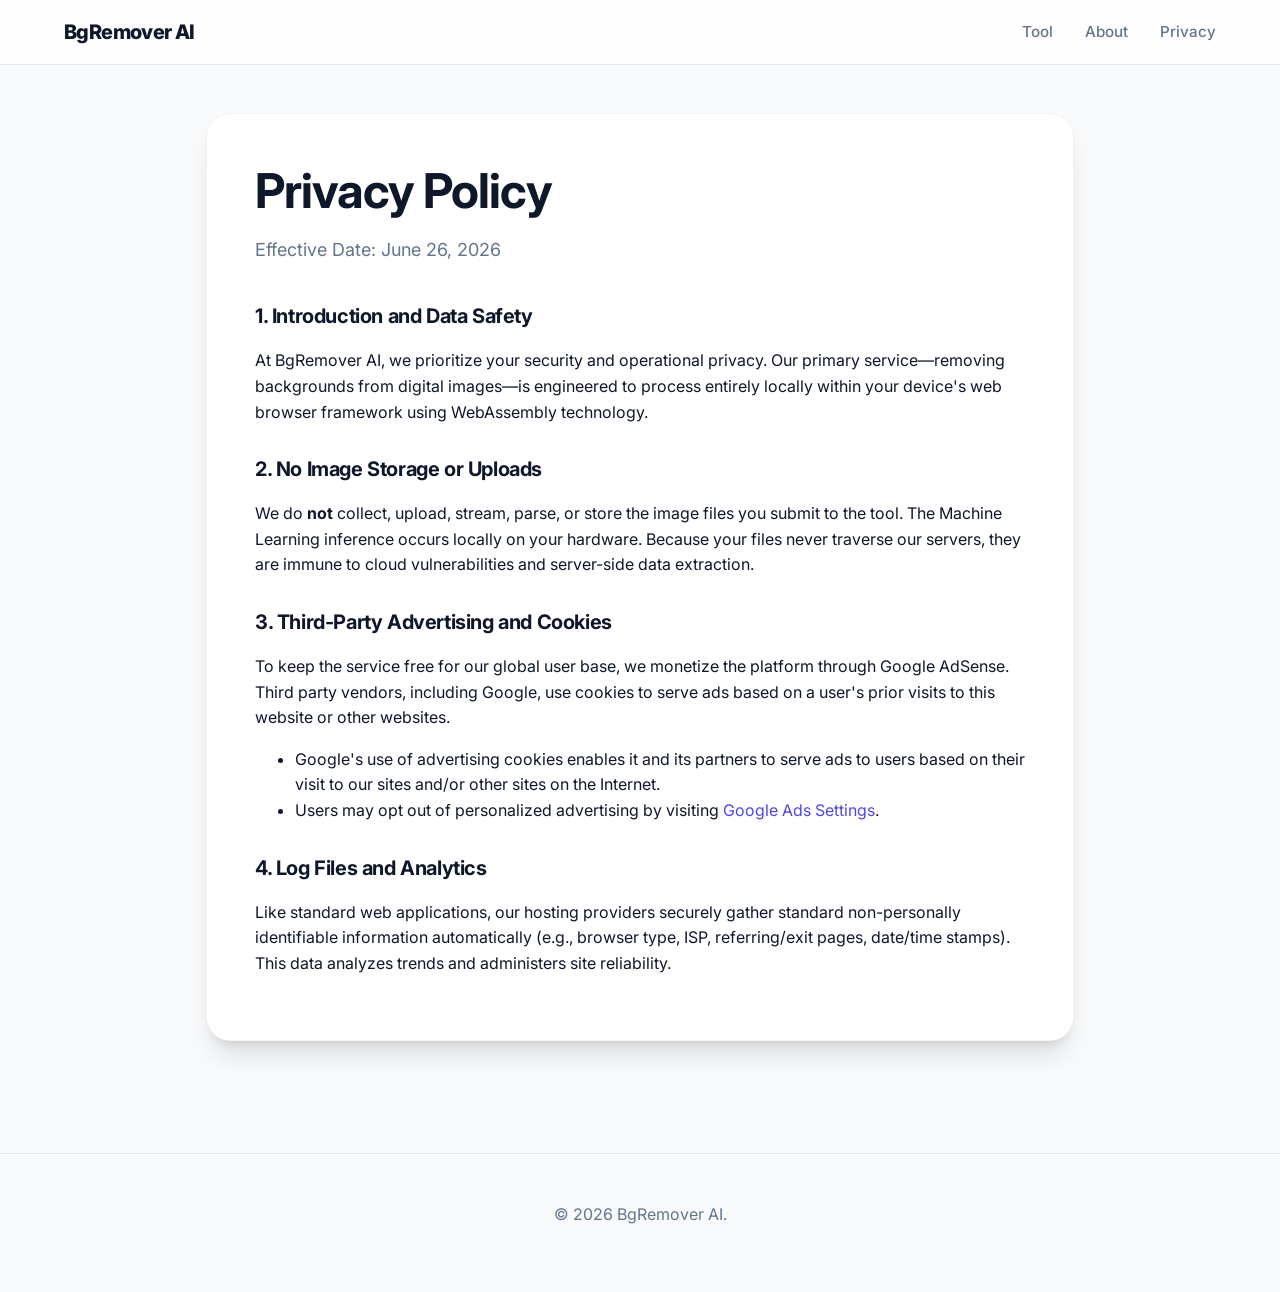
<file: privacy.html>
<!DOCTYPE html>
<html lang="en">
<head>
    <meta charset="UTF-8">
    <meta name="viewport" content="width=device-width, initial-scale=1.0">
    <title>Privacy Policy | BgRemover AI</title>
    <meta name="robots" content="noindex, follow"> <!-- Policies generally shouldn't rank over core tools -->
    <link rel="stylesheet" href="style.css">
</head>
<body>

    <header class="nav-header">
        <div class="nav-container">
            <a href="index.html" class="logo">BgRemover AI</a>
            <ul class="nav-links">
                <li><a href="index.html">Tool</a></li>
                <li><a href="about.html">About</a></li>
                <li><a href="privacy.html">Privacy</a></li>
            </ul>
        </div>
    </header>

    <main class="main-container">
        <article class="app-surface" style="text-align: left; padding: calc(var(--spacing-base) * 6);">
            <h1 style="text-align: left;">Privacy Policy</h1>
            <p class="app-subtitle" style="margin-left: 0; max-width: 100%;">Effective Date: June 26, 2026</p>
            
            <div class="seo-article" style="border-top: none; padding-top: 0; margin-top: calc(var(--spacing-base) * 4);">
                <h3>1. Introduction and Data Safety</h3>
                <p>At BgRemover AI, we prioritize your security and operational privacy. Our primary service—removing backgrounds from digital images—is engineered to process entirely locally within your device's web browser framework using WebAssembly technology.</p>
                
                <h3>2. No Image Storage or Uploads</h3>
                <p>We do <strong>not</strong> collect, upload, stream, parse, or store the image files you submit to the tool. The Machine Learning inference occurs locally on your hardware. Because your files never traverse our servers, they are immune to cloud vulnerabilities and server-side data extraction.</p>
                
                <h3>3. Third-Party Advertising and Cookies</h3>
                <p>To keep the service free for our global user base, we monetize the platform through Google AdSense. Third party vendors, including Google, use cookies to serve ads based on a user's prior visits to this website or other websites.</p>
                <ul>
                    <li>Google's use of advertising cookies enables it and its partners to serve ads to users based on their visit to our sites and/or other sites on the Internet.</li>
                    <li>Users may opt out of personalized advertising by visiting <a href="https://myadcenter.google.com/" target="_blank" rel="noopener">Google Ads Settings</a>.</li>
                </ul>

                <h3>4. Log Files and Analytics</h3>
                <p>Like standard web applications, our hosting providers securely gather standard non-personally identifiable information automatically (e.g., browser type, ISP, referring/exit pages, date/time stamps). This data analyzes trends and administers site reliability.</p>
            </div>
        </article>
    </main>

    <footer class="footer">
        <p>&copy; 2026 BgRemover AI.</p>
    </footer>
</body>
</html>
</file>
<file: style.css>
/* ==========================================================================
   CSS Variables & Design System (Linear / Vercel Inspired)
   ========================================================================== */
   @import url('https://fonts.googleapis.com/css2?family=Inter:wght@400;500;600;700;800&display=swap');

   :root {
       --color-bg-base: #f8fafc;
       --color-bg-surface: #ffffff;
       --color-bg-secondary: #f1f5f9;
       --color-text-primary: #0f172a;
       --color-text-secondary: #64748b;
       --color-brand: #4f46e5;
       --color-brand-hover: #4338ca;
       --color-success: #10b981;
       --color-error: #ef4444;
       --color-border: #e2e8f0;
       
       --shadow-sm: 0 1px 2px 0 rgb(0 0 0 / 0.05);
       --shadow-md: 0 4px 6px -1px rgb(0 0 0 / 0.1), 0 2px 4px -2px rgb(0 0 0 / 0.1);
       --shadow-xl: 0 20px 25px -5px rgb(0 0 0 / 0.1), 0 8px 10px -6px rgb(0 0 0 / 0.1);
       
       --radius-md: 8px;
       --radius-lg: 16px;
       --radius-xl: 24px;
       
       --spacing-base: 8px;
       --transition-fast: 150ms cubic-bezier(0.4, 0, 0.2, 1);
       --transition-smooth: 300ms cubic-bezier(0.16, 1, 0.3, 1);
   }
   
   /* ==========================================================================
      Global Resets & Typography
      ========================================================================== */
   *, *::before, *::after { box-sizing: border-box; }
   
   body {
       margin: 0;
       font-family: 'Inter', -apple-system, sans-serif;
       background-color: var(--color-bg-base);
       color: var(--color-text-primary);
       line-height: 1.6;
       -webkit-font-smoothing: antialiased;
       -moz-osx-font-smoothing: grayscale;
   }
   
   h1, h2, h3, h4 { margin-top: 0; line-height: 1.2; letter-spacing: -0.02em; }
   p { margin-top: 0; margin-bottom: calc(var(--spacing-base) * 2); }
   a { color: var(--color-brand); text-decoration: none; transition: color var(--transition-fast); }
   a:hover { color: var(--color-brand-hover); }
   
   /* ==========================================================================
      Layout Components
      ========================================================================== */
   .nav-header {
       background: rgba(255, 255, 255, 0.8);
       backdrop-filter: blur(12px);
       -webkit-backdrop-filter: blur(12px);
       position: sticky;
       top: 0;
       z-index: 100;
       border-bottom: 1px solid var(--color-border);
   }
   
   .nav-container {
       max-width: 1200px;
       margin: 0 auto;
       padding: calc(var(--spacing-base) * 2) calc(var(--spacing-base) * 3);
       display: flex;
       justify-content: space-between;
       align-items: center;
   }
   
   .logo { font-size: 1.25rem; font-weight: 800; color: var(--color-text-primary); letter-spacing: -0.03em; }
   .nav-links { display: flex; gap: calc(var(--spacing-base) * 4); list-style: none; margin: 0; padding: 0; }
   .nav-links a { color: var(--color-text-secondary); font-weight: 500; font-size: 0.95rem; }
   .nav-links a:hover { color: var(--color-text-primary); }
   
   .main-container {
       max-width: 900px;
       margin: 0 auto;
       padding: calc(var(--spacing-base) * 6) calc(var(--spacing-base) * 2);
   }
   
   /* ==========================================================================
      App & Upload Interface
      ========================================================================== */
   .app-surface {
       background: var(--color-bg-surface);
       border-radius: var(--radius-xl);
       box-shadow: var(--shadow-xl);
       padding: calc(var(--spacing-base) * 6);
       text-align: center;
       border: 1px solid rgba(0,0,0,0.05);
   }
   
   .app-surface h1 { font-size: clamp(2rem, 5vw, 3rem); margin-bottom: calc(var(--spacing-base) * 2); }
   .app-subtitle { font-size: 1.125rem; color: var(--color-text-secondary); max-width: 600px; margin: 0 auto calc(var(--spacing-base) * 5); }
   
   .dropzone {
       border: 2px dashed var(--color-border);
       border-radius: var(--radius-lg);
       padding: calc(var(--spacing-base) * 8) calc(var(--spacing-base) * 3);
       background: var(--color-bg-secondary);
       cursor: pointer;
       transition: all var(--transition-smooth);
       position: relative;
       overflow: hidden;
   }
   
   .dropzone:hover, .dropzone.drag-active {
       border-color: var(--color-brand);
       background: rgba(79, 70, 229, 0.04);
       transform: translateY(-2px);
   }
   
   .dropzone-icon {
       width: 48px;
       height: 48px;
       margin-bottom: calc(var(--spacing-base) * 2);
       color: var(--color-text-secondary);
       transition: color var(--transition-fast);
   }
   .dropzone:hover .dropzone-icon { color: var(--color-brand); }
   .dropzone-text { font-size: 1.125rem; font-weight: 600; color: var(--color-text-primary); }
   .dropzone-hint { font-size: 0.875rem; color: var(--color-text-secondary); margin-top: calc(var(--spacing-base) * 1); }
   
   /* Hidden Native File Input */
   .sr-only {
       position: absolute; width: 1px; height: 1px; padding: 0; margin: -1px;
       overflow: hidden; clip: rect(0, 0, 0, 0); white-space: nowrap; border-width: 0;
   }
   
   /* ==========================================================================
      State Management UI (Loading, Error, Results)
      ========================================================================== */
   .ui-state { display: none; opacity: 0; animation: fadeIn var(--transition-smooth) forwards; }
   .ui-state.is-active { display: block; }
   
   @keyframes fadeIn { from { opacity: 0; transform: translateY(10px); } to { opacity: 1; transform: translateY(0); } }
   
   .loading-state { padding: calc(var(--spacing-base) * 4) 0; }
   .spinner {
       width: 32px; height: 32px; border: 3px solid var(--color-bg-secondary);
       border-top-color: var(--color-brand); border-radius: 50%;
       animation: spin 1s linear infinite; margin: 0 auto calc(var(--spacing-base) * 2);
   }
   @keyframes spin { to { transform: rotate(360deg); } }
   
   .error-banner {
       background: #fef2f2; border-left: 4px solid var(--color-error);
       padding: calc(var(--spacing-base) * 2); border-radius: var(--radius-md);
       color: #991b1b; text-align: left; font-weight: 500; margin-top: calc(var(--spacing-base) * 3);
   }
   
   /* ==========================================================================
      Interactive Before/After Slider
      ========================================================================== */
   .result-workspace { margin-top: calc(var(--spacing-base) * 4); }
   
   .comparison-slider {
       position: relative;
       width: 100%;
       max-width: 800px;
       margin: 0 auto;
       aspect-ratio: 4/3;
       overflow: hidden;
       border-radius: var(--radius-lg);
       background-image: repeating-linear-gradient(45deg, #e2e8f0 25%, transparent 25%, transparent 75%, #e2e8f0 75%, #e2e8f0), repeating-linear-gradient(45deg, #e2e8f0 25%, var(--color-bg-surface) 25%, var(--color-bg-surface) 75%, #e2e8f0 75%, #e2e8f0);
       background-position: 0 0, 12px 12px;
       background-size: 24px 24px;
       box-shadow: var(--shadow-md);
       cursor: col-resize;
   }
   
   .comparison-slider img {
       position: absolute; top: 0; left: 0; width: 100%; height: 100%; object-fit: contain;
       pointer-events: none; user-select: none;
   }
   
   .image-after { z-index: 1; }
   .image-before { z-index: 2; clip-path: polygon(0 0, 50% 0, 50% 100%, 0 100%); }
   
   .slider-handle {
       position: absolute; top: 0; bottom: 0; left: 50%; width: 4px;
       background: var(--color-surface); z-index: 3; transform: translateX(-50%);
       pointer-events: none; box-shadow: 0 0 10px rgba(0,0,0,0.3);
   }
   .slider-handle::after {
       content: '↔'; position: absolute; top: 50%; left: 50%; transform: translate(-50%, -50%);
       width: 32px; height: 32px; background: var(--color-bg-surface);
       border-radius: 50%; display: flex; align-items: center; justify-content: center;
       font-weight: bold; color: var(--color-brand); box-shadow: var(--shadow-md); font-size: 14px;
   }
   
   /* ==========================================================================
      Buttons & AdSense Slots
      ========================================================================== */
   .btn-primary {
       display: inline-flex; align-items: center; justify-content: center;
       background: var(--color-brand); color: #fff; font-weight: 600;
       padding: 14px 32px; border-radius: var(--radius-md); font-size: 1.05rem;
       transition: all var(--transition-fast); border: none; cursor: pointer;
       margin-top: calc(var(--spacing-base) * 4); text-decoration: none;
   }
   .btn-primary:hover { background: var(--color-brand-hover); transform: translateY(-1px); box-shadow: var(--shadow-md); color: #fff; }
   
   .ad-slot-container {
       width: 100%; min-height: 100px; background: var(--color-bg-secondary);
       border: 1px solid var(--color-border); border-radius: var(--radius-md);
       margin: calc(var(--spacing-base) * 5) 0; display: flex;
       align-items: center; justify-content: center; color: var(--color-text-secondary);
       font-size: 0.875rem; text-transform: uppercase; letter-spacing: 0.05em;
   }
   
   /* Content Typography for SEO */
   .seo-article { margin-top: calc(var(--spacing-base) * 8); padding-top: calc(var(--spacing-base) * 6); border-top: 1px solid var(--color-border); }
   .seo-article h2 { font-size: 1.75rem; margin-bottom: calc(var(--spacing-base) * 3); }
   .seo-article h3 { font-size: 1.25rem; margin-top: calc(var(--spacing-base) * 4); color: var(--color-text-primary); }
   
   .footer { text-align: center; padding: calc(var(--spacing-base) * 6); border-top: 1px solid var(--color-border); margin-top: calc(var(--spacing-base) * 8); color: var(--color-text-secondary); }
   .footer-links { margin-top: calc(var(--spacing-base) * 2); }
   .footer-links a { margin: 0 calc(var(--spacing-base) * 2); }
</file>
